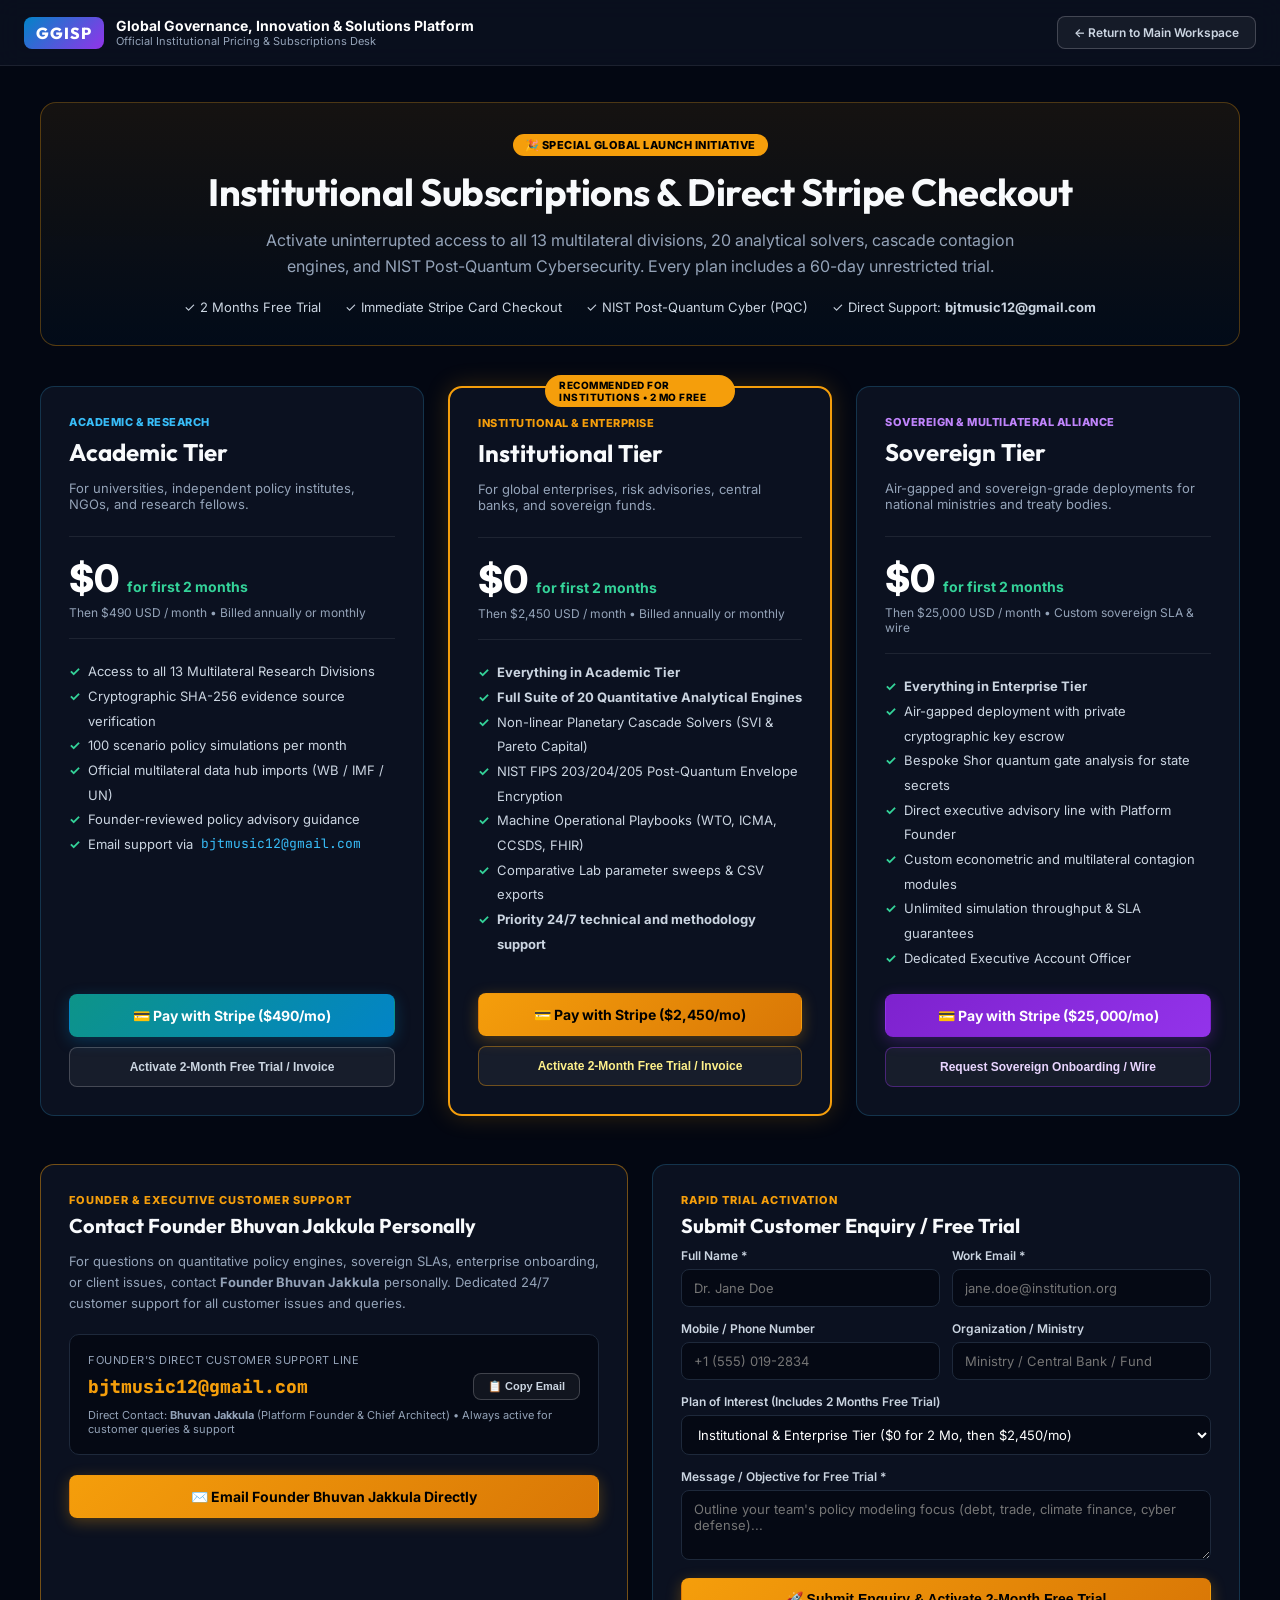
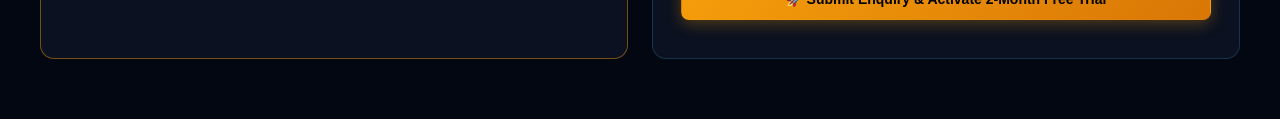
<file: pricing.html>
<!DOCTYPE html>
<html lang="en">
<head>
  <meta charset="UTF-8">
  <meta name="viewport" content="width=device-width, initial-scale=1.0">
  <title>GGISP — Subscriptions, Stripe Payment & Customer Support</title>
  <link rel="preconnect" href="https://fonts.googleapis.com">
  <link rel="preconnect" href="https://fonts.gstatic.com" crossorigin>
  <link href="https://fonts.googleapis.com/css2?family=Inter:wght@400;500;600;700;800&family=Outfit:wght@600;700;800&family=JetBrains+Mono:wght@400;600&display=swap" rel="stylesheet">
  <style>
    :root {
      --bg: #030712;
      --panel: #0b1120;
      --panel-border: rgba(56, 189, 248, 0.2);
      --text: #f8fafc;
      --text-muted: #94a3b8;
      --primary: #0284c7;
      --primary-hover: #0369a1;
      --gold: #f59e0b;
      --gold-hover: #d97706;
      --green: #10b981;
      --purple: #9333ea;
    }
    * { box-sizing: border-box; }
    body {
      margin: 0;
      padding: 0;
      background-color: var(--bg);
      color: var(--text);
      font-family: 'Inter', -apple-system, sans-serif;
      min-height: 100vh;
      display: flex;
      flex-direction: column;
    }
    header {
      background: rgba(11, 17, 32, 0.85);
      backdrop-filter: blur(12px);
      border-bottom: 1px solid rgba(255, 255, 255, 0.08);
      position: sticky;
      top: 0;
      z-index: 100;
      padding: 16px 24px;
      display: flex;
      align-items: center;
      justify-content: space-between;
    }
    .brand {
      display: flex;
      align-items: center;
      gap: 12px;
      text-decoration: none;
      color: #fff;
    }
    .logo-badge {
      background: linear-gradient(135deg, #0284c7, #9333ea);
      font-weight: 800;
      font-family: 'Outfit', sans-serif;
      padding: 6px 12px;
      border-radius: 8px;
      font-size: 16px;
      letter-spacing: 1px;
    }
    .container {
      max-width: 1240px;
      margin: 0 auto;
      padding: 36px 20px 60px 20px;
      flex: 1;
      width: 100%;
    }
    .hero {
      text-align: center;
      padding: 30px 20px;
      margin-bottom: 40px;
      background: linear-gradient(180deg, rgba(245, 158, 11, 0.08) 0%, rgba(2, 132, 199, 0.04) 100%);
      border-radius: 16px;
      border: 1px solid rgba(245, 158, 11, 0.3);
    }
    .badge-pill {
      display: inline-block;
      background: #f59e0b;
      color: #000;
      font-weight: 800;
      font-size: 11px;
      padding: 4px 12px;
      border-radius: 20px;
      letter-spacing: 0.5px;
      margin-bottom: 12px;
    }
    h1 {
      font-family: 'Outfit', sans-serif;
      font-size: 38px;
      margin: 0 0 12px 0;
      letter-spacing: -0.5px;
    }
    .hero-subtitle {
      font-size: 16px;
      color: var(--text-muted);
      max-width: 760px;
      margin: 0 auto 20px auto;
      line-height: 1.6;
    }
    .hero-perks {
      display: flex;
      justify-content: center;
      gap: 24px;
      font-size: 13px;
      color: #cbd5e1;
      flex-wrap: wrap;
    }
    .grid-3 {
      display: grid;
      grid-template-columns: repeat(auto-fit, minmax(320px, 1fr));
      gap: 24px;
      margin-bottom: 48px;
    }
    .card {
      background: var(--panel);
      border: 1px solid var(--panel-border);
      border-radius: 14px;
      padding: 28px;
      display: flex;
      flex-direction: column;
      justify-content: space-between;
      position: relative;
      transition: transform 0.2s, box-shadow 0.2s;
    }
    .card:hover {
      transform: translateY(-4px);
      box-shadow: 0 12px 30px rgba(0, 0, 0, 0.5);
    }
    .card.featured {
      border: 2px solid var(--gold);
      box-shadow: 0 0 25px rgba(245, 158, 11, 0.2);
    }
    .featured-ribbon {
      position: absolute;
      top: -13px;
      left: 50%;
      transform: translateX(-50%);
      background: var(--gold);
      color: #000;
      font-size: 10px;
      font-weight: 800;
      padding: 4px 14px;
      border-radius: 20px;
      letter-spacing: 0.5px;
    }
    .plan-title {
      font-family: 'Outfit', sans-serif;
      font-size: 24px;
      margin: 0 0 6px 0;
    }
    .plan-desc {
      font-size: 13px;
      color: var(--text-muted);
      min-height: 40px;
      margin-bottom: 16px;
    }
    .price-block {
      border-top: 1px solid rgba(255, 255, 255, 0.08);
      border-bottom: 1px solid rgba(255, 255, 255, 0.08);
      padding: 18px 0;
      margin-bottom: 20px;
    }
    .price-row {
      display: flex;
      align-items: baseline;
      gap: 8px;
    }
    .price-zero {
      font-size: 38px;
      font-weight: 800;
      color: #fff;
    }
    .trial-text {
      color: #34d399;
      font-weight: 700;
      font-size: 14px;
    }
    .renewal-text {
      font-size: 12px;
      color: var(--text-muted);
      margin-top: 4px;
    }
    .feature-list {
      list-style: none;
      padding: 0;
      margin: 0 0 24px 0;
      font-size: 13px;
      color: #cbd5e1;
      line-height: 1.9;
    }
    .feature-list li {
      display: flex;
      gap: 8px;
    }
    .check-mark {
      color: #34d399;
      font-weight: 700;
    }
    .btn {
      display: inline-flex;
      align-items: center;
      justify-content: center;
      gap: 8px;
      padding: 12px 18px;
      border-radius: 8px;
      font-size: 14px;
      font-weight: 700;
      text-decoration: none;
      cursor: pointer;
      border: 1px solid transparent;
      transition: all 0.2s;
      width: 100%;
    }
    .btn-stripe-teal {
      background: linear-gradient(135deg, #0d9488, #0284c7);
      color: #fff;
      box-shadow: 0 4px 15px rgba(2, 132, 199, 0.3);
      margin-bottom: 10px;
    }
    .btn-stripe-teal:hover {
      background: linear-gradient(135deg, #0f766e, #0369a1);
    }
    .btn-stripe-gold {
      background: linear-gradient(135deg, #f59e0b, #d97706);
      color: #000;
      box-shadow: 0 4px 15px rgba(245, 158, 11, 0.3);
      margin-bottom: 10px;
    }
    .btn-stripe-gold:hover {
      background: linear-gradient(135deg, #d97706, #b45309);
    }
    .btn-stripe-purple {
      background: linear-gradient(135deg, #7e22ce, #9333ea);
      color: #fff;
      box-shadow: 0 4px 15px rgba(147, 51, 234, 0.3);
      margin-bottom: 10px;
    }
    .btn-stripe-purple:hover {
      background: linear-gradient(135deg, #6b21a8, #7e22ce);
    }
    .btn-secondary {
      background: rgba(255, 255, 255, 0.05);
      border: 1px solid rgba(255, 255, 255, 0.2);
      color: #cbd5e1;
      font-size: 12px;
      font-weight: 600;
    }
    .btn-secondary:hover {
      background: rgba(255, 255, 255, 0.1);
      color: #fff;
    }
    .support-grid {
      display: grid;
      grid-template-columns: 1fr 1fr;
      gap: 24px;
      margin-top: 20px;
    }
    @media (max-width: 860px) {
      .support-grid { grid-template-columns: 1fr; }
      h1 { font-size: 28px; }
    }
    .support-panel {
      background: var(--panel);
      border: 1px solid var(--panel-border);
      border-radius: 14px;
      padding: 28px;
    }
    .form-group {
      margin-bottom: 14px;
    }
    label {
      display: block;
      font-size: 12px;
      font-weight: 600;
      color: #cbd5e1;
      margin-bottom: 6px;
    }
    input, select, textarea {
      width: 100%;
      background: #050914;
      border: 1px solid #1e293b;
      color: #fff;
      padding: 10px 12px;
      border-radius: 8px;
      font-size: 13px;
      font-family: inherit;
    }
    input:focus, select:focus, textarea:focus {
      outline: none;
      border-color: var(--primary);
    }
    .row-2 {
      display: grid;
      grid-template-columns: 1fr 1fr;
      gap: 12px;
    }
    code {
      font-family: 'JetBrains Mono', monospace;
    }
    #notification {
      position: fixed;
      bottom: 24px;
      right: 24px;
      padding: 12px 20px;
      border-radius: 8px;
      font-size: 13px;
      font-weight: 600;
      display: none;
      z-index: 1000;
      box-shadow: 0 8px 24px rgba(0,0,0,0.5);
    }
  </style>
</head>
<body>

<header>
  <a href="/" class="brand">
    <div class="logo-badge">GGISP</div>
    <div>
      <div style="font-weight: 700; font-size: 14px;">Global Governance, Innovation & Solutions Platform</div>
      <div style="font-size: 11px; color: var(--text-muted);">Official Institutional Pricing & Subscriptions Desk</div>
    </div>
  </a>
  <div style="display: flex; gap: 12px; align-items: center;">
    <a href="/" class="btn btn-secondary" style="width: auto; padding: 8px 16px;">
      ← Return to Main Workspace
    </a>
  </div>
</header>

<div class="container">
  <!-- Hero Section -->
  <div class="hero">
    <div class="badge-pill">🎉 SPECIAL GLOBAL LAUNCH INITIATIVE</div>
    <h1>Institutional Subscriptions & Direct Stripe Checkout</h1>
    <p class="hero-subtitle">
      Activate uninterrupted access to all 13 multilateral divisions, 20 analytical solvers, cascade contagion engines, and NIST Post-Quantum Cybersecurity. Every plan includes a 60-day unrestricted trial.
    </p>
    <div class="hero-perks">
      <span>✓ 2 Months Free Trial</span>
      <span>✓ Immediate Stripe Card Checkout</span>
      <span>✓ NIST Post-Quantum Cyber (PQC)</span>
      <span>✓ Direct Support: <b>bjtmusic12@gmail.com</b></span>
    </div>
  </div>

  <!-- Pricing Cards Grid -->
  <div class="grid-3">

    <!-- Plan 1: Academic & Research -->
    <div class="card">
      <div>
        <div style="font-size: 11px; font-weight: 800; color: #38bdf8; letter-spacing: 0.5px; margin-bottom: 8px;">
          ACADEMIC & RESEARCH
        </div>
        <h2 class="plan-title">Academic Tier</h2>
        <p class="plan-desc">For universities, independent policy institutes, NGOs, and research fellows.</p>
        
        <div class="price-block">
          <div class="price-row">
            <span class="price-zero">$0</span>
            <span class="trial-text">for first 2 months</span>
          </div>
          <div class="renewal-text">Then $490 USD / month • Billed annually or monthly</div>
        </div>

        <ul class="feature-list">
          <li><span class="check-mark">✓</span> Access to all 13 Multilateral Research Divisions</li>
          <li><span class="check-mark">✓</span> Cryptographic SHA-256 evidence source verification</li>
          <li><span class="check-mark">✓</span> 100 scenario policy simulations per month</li>
          <li><span class="check-mark">✓</span> Official multilateral data hub imports (WB / IMF / UN)</li>
          <li><span class="check-mark">✓</span> Founder-reviewed policy advisory guidance</li>
          <li><span class="check-mark">✓</span> Email support via <code style="color:#38bdf8;">bjtmusic12@gmail.com</code></li>
        </ul>
      </div>

      <div>
        <a href="https://buy.stripe.com/test_28E14f26D7mt5BfbSvcjS0y" target="_blank" rel="noopener noreferrer" class="btn btn-stripe-teal">
          💳 Pay with Stripe ($490/mo)
        </a>
        <button class="btn btn-secondary select-plan-btn" data-plan="academic">
          Activate 2-Month Free Trial / Invoice
        </button>
      </div>
    </div>

    <!-- Plan 2: Institutional & Enterprise (Featured) -->
    <div class="card featured">
      <div class="featured-ribbon">RECOMMENDED FOR INSTITUTIONS • 2 MO FREE</div>
      <div>
        <div style="font-size: 11px; font-weight: 800; color: var(--gold); letter-spacing: 0.5px; margin-bottom: 8px;">
          INSTITUTIONAL & ENTERPRISE
        </div>
        <h2 class="plan-title">Institutional Tier</h2>
        <p class="plan-desc">For global enterprises, risk advisories, central banks, and sovereign funds.</p>
        
        <div class="price-block">
          <div class="price-row">
            <span class="price-zero">$0</span>
            <span class="trial-text">for first 2 months</span>
          </div>
          <div class="renewal-text">Then $2,450 USD / month • Billed annually or monthly</div>
        </div>

        <ul class="feature-list">
          <li><span class="check-mark">✓</span> <b>Everything in Academic Tier</b></li>
          <li><span class="check-mark">✓</span> <b>Full Suite of 20 Quantitative Analytical Engines</b></li>
          <li><span class="check-mark">✓</span> Non-linear Planetary Cascade Solvers (SVI & Pareto Capital)</li>
          <li><span class="check-mark">✓</span> NIST FIPS 203/204/205 Post-Quantum Envelope Encryption</li>
          <li><span class="check-mark">✓</span> Machine Operational Playbooks (WTO, ICMA, CCSDS, FHIR)</li>
          <li><span class="check-mark">✓</span> Comparative Lab parameter sweeps & CSV exports</li>
          <li><span class="check-mark">✓</span> <b>Priority 24/7 technical and methodology support</b></li>
        </ul>
      </div>

      <div>
        <a href="https://buy.stripe.com/test_7sY4gr6mT0Y5fbP2hVcjS0z" target="_blank" rel="noopener noreferrer" class="btn btn-stripe-gold">
          💳 Pay with Stripe ($2,450/mo)
        </a>
        <button class="btn btn-secondary select-plan-btn" data-plan="enterprise" style="border-color: rgba(245, 158, 11, 0.4); color: #fef08a;">
          Activate 2-Month Free Trial / Invoice
        </button>
      </div>
    </div>

    <!-- Plan 3: Sovereign & Multilateral Alliance -->
    <div class="card">
      <div>
        <div style="font-size: 11px; font-weight: 800; color: #c084fc; letter-spacing: 0.5px; margin-bottom: 8px;">
          SOVEREIGN & MULTILATERAL ALLIANCE
        </div>
        <h2 class="plan-title">Sovereign Tier</h2>
        <p class="plan-desc">Air-gapped and sovereign-grade deployments for national ministries and treaty bodies.</p>
        
        <div class="price-block">
          <div class="price-row">
            <span class="price-zero">$0</span>
            <span class="trial-text">for first 2 months</span>
          </div>
          <div class="renewal-text">Then $25,000 USD / month • Custom sovereign SLA & wire</div>
        </div>

        <ul class="feature-list">
          <li><span class="check-mark">✓</span> <b>Everything in Enterprise Tier</b></li>
          <li><span class="check-mark">✓</span> Air-gapped deployment with private cryptographic key escrow</li>
          <li><span class="check-mark">✓</span> Bespoke Shor quantum gate analysis for state secrets</li>
          <li><span class="check-mark">✓</span> Direct executive advisory line with Platform Founder</li>
          <li><span class="check-mark">✓</span> Custom econometric and multilateral contagion modules</li>
          <li><span class="check-mark">✓</span> Unlimited simulation throughput & SLA guarantees</li>
          <li><span class="check-mark">✓</span> Dedicated Executive Account Officer</li>
        </ul>
      </div>

      <div>
        <a href="https://buy.stripe.com/test_3cI9AL7qX2290gV2hVcjS0A" target="_blank" rel="noopener noreferrer" class="btn btn-stripe-purple">
          💳 Pay with Stripe ($25,000/mo)
        </a>
        <button class="btn btn-secondary select-plan-btn" data-plan="sovereign" style="border-color: rgba(147, 51, 234, 0.4); color: #e9d5ff;">
          Request Sovereign Onboarding / Wire
        </button>
      </div>
    </div>

  </div>

  <!-- Customer Support & Direct Enquiry Form -->
  <div class="support-grid">

    <!-- Direct Support Desk Card -->
    <div class="support-panel" style="border-color: rgba(245, 158, 11, 0.45);">
      <div style="font-size: 11px; font-weight: 800; color: var(--gold); letter-spacing: 1px; margin-bottom: 6px;">
        FOUNDER & EXECUTIVE CUSTOMER SUPPORT
      </div>
      <h3 style="font-size: 20px; margin: 0 0 10px 0; font-family: 'Outfit', sans-serif;">
        Contact Founder Bhuvan Jakkula Personally
      </h3>
      <p style="font-size: 13px; color: var(--text-muted); line-height: 1.6; margin-bottom: 20px;">
        For questions on quantitative policy engines, sovereign SLAs, enterprise onboarding, or client issues, contact <b>Founder Bhuvan Jakkula</b> personally. Dedicated 24/7 customer support for all customer issues and queries.
      </p>

      <div style="background: #050914; border: 1px solid #1e293b; border-radius: 10px; padding: 18px; margin-bottom: 20px;">
        <div style="font-size: 11px; text-transform: uppercase; color: var(--text-muted); letter-spacing: 0.5px; margin-bottom: 6px;">
          FOUNDER'S DIRECT CUSTOMER SUPPORT LINE
        </div>
        <div style="display: flex; align-items: center; justify-content: space-between; flex-wrap: wrap; gap: 8px;">
          <code style="font-size: 18px; color: var(--gold); font-weight: 800;">bjtmusic12@gmail.com</code>
          <button id="btnCopyEmail" class="btn btn-secondary" style="width: auto; padding: 6px 14px; font-size: 11px;">
            📋 Copy Email
          </button>
        </div>
        <div style="font-size: 11px; color: #94a3b8; margin-top: 8px;">
          Direct Contact: <b>Bhuvan Jakkula</b> (Platform Founder & Chief Architect) • Always active for customer queries & support
        </div>
      </div>

      <a href="mailto:bjtmusic12@gmail.com?subject=GGISP%20Platform%20Query%20to%20Founder%20Bhuvan%20Jakkula" class="btn btn-stripe-gold" style="text-decoration:none;">
        ✉️ Email Founder Bhuvan Jakkula Directly
      </a>
    </div>

    <!-- Customer Enquiry Form -->
    <div class="support-panel" id="enquiryFormSection">
      <div style="font-size: 11px; font-weight: 800; color: var(--gold); letter-spacing: 1px; margin-bottom: 6px;">
        RAPID TRIAL ACTIVATION
      </div>
      <h3 style="font-size: 20px; margin: 0 0 10px 0; font-family: 'Outfit', sans-serif;">
        Submit Customer Enquiry / Free Trial
      </h3>
      <form id="pricingEnquiryForm">
        <div class="row-2">
          <div class="form-group">
            <label>Full Name *</label>
            <input type="text" id="formFullName" placeholder="Dr. Jane Doe" required>
          </div>
          <div class="form-group">
            <label>Work Email *</label>
            <input type="email" id="formEmail" placeholder="jane.doe@institution.org" required>
          </div>
        </div>

        <div class="row-2">
          <div class="form-group">
            <label>Mobile / Phone Number</label>
            <input type="tel" id="formMobile" placeholder="+1 (555) 019-2834">
          </div>
          <div class="form-group">
            <label>Organization / Ministry</label>
            <input type="text" id="formOrg" placeholder="Ministry / Central Bank / Fund">
          </div>
        </div>

        <div class="form-group">
          <label>Plan of Interest (Includes 2 Months Free Trial)</label>
          <select id="formPlan">
            <option value="enterprise">Institutional & Enterprise Tier ($0 for 2 Mo, then $2,450/mo)</option>
            <option value="academic">Academic & Research Tier ($0 for 2 Mo, then $490/mo)</option>
            <option value="sovereign">Sovereign & Multilateral Alliance ($0 for 2 Mo, then $25,000/mo)</option>
          </select>
        </div>

        <div class="form-group">
          <label>Message / Objective for Free Trial *</label>
          <textarea id="formMessage" rows="3" placeholder="Outline your team's policy modeling focus (debt, trade, climate finance, cyber defense)..." required></textarea>
        </div>

        <button type="submit" class="btn btn-stripe-gold" id="btnSubmitForm">
          🚀 Submit Enquiry & Activate 2-Month Free Trial
        </button>
      </form>
      <div id="formResult" style="display: none; margin-top: 14px; padding: 12px; border-radius: 8px; font-size: 13px;"></div>
    </div>

  </div>

</div>

<div id="notification"></div>

<script>
const $ = id => document.getElementById(id);

function notify(msg, type = 'success') {
  const el = $('notification');
  el.textContent = msg;
  el.style.display = 'block';
  el.style.background = type === 'success' ? '#10b981' : '#f43f5e';
  el.style.color = '#fff';
  setTimeout(() => { el.style.display = 'none'; }, 4000);
}

// Copy support email
$('btnCopyEmail')?.addEventListener('click', () => {
  const email = 'bjtmusic12@gmail.com';
  if (navigator.clipboard && navigator.clipboard.writeText) {
    navigator.clipboard.writeText(email).then(() => {
      notify('Support email (' + email + ') copied to clipboard!');
    }).catch(() => {
      prompt('Copy customer support email:', email);
    });
  } else {
    prompt('Copy customer support email:', email);
  }
});

// Select plan buttons scroll to form
document.querySelectorAll('.select-plan-btn').forEach(btn => {
  btn.addEventListener('click', () => {
    const plan = btn.dataset.plan;
    const sel = $('formPlan');
    if (sel && plan) {
      if (plan.includes('academic')) sel.value = 'academic';
      else if (plan.includes('sovereign')) sel.value = 'sovereign';
      else sel.value = 'enterprise';
    }
    $('enquiryFormSection')?.scrollIntoView({ behavior: 'smooth' });
    $('formFullName')?.focus();
    notify('Selected plan: ' + plan + ' (2-Month Free Trial included)', 'success');
  });
});

// Submit enquiry form
$('pricingEnquiryForm')?.addEventListener('submit', async (e) => {
  e.preventDefault();
  const btn = $('btnSubmitForm');
  btn.disabled = true;
  btn.textContent = 'Submitting Enquiry…';
  const resEl = $('formResult');
  resEl.style.display = 'none';

  try {
    const payload = {
      full_name: $('formFullName').value.trim(),
      email: $('formEmail').value.trim(),
      mobile_number: $('formMobile').value.trim(),
      organization: $('formOrg').value.trim(),
      selected_plan: $('formPlan').value,
      message: $('formMessage').value.trim()
    };

    let apiUrl = '/api/pricing/enquiries';
    if (window.location.protocol === 'file:') {
      apiUrl = 'http://127.0.0.1:8000' + apiUrl;
    }

    const resp = await fetch(apiUrl, {
      method: 'POST',
      headers: { 'Content-Type': 'application/json' },
      body: JSON.stringify(payload)
    });

    const data = await resp.json();
    if (!resp.ok) {
      throw new Error(data.detail || 'Failed to submit enquiry');
    }

    resEl.style.display = 'block';
    resEl.style.background = 'rgba(16, 185, 129, 0.15)';
    resEl.style.border = '1px solid #10b981';
    resEl.style.color = '#a7f3d0';
    resEl.innerHTML = `
      <b>✅ ENQUIRY RECEIVED & 2-MONTH TRIAL ACTIVATED:</b><br>
      ${data.message}<br>
      <div style="margin-top:6px; font-size:11px; color:#cbd5e1;">
        Support Desk: <code>${data.support_email}</code> | Confirmation Ticket: #${data.enquiry_id}
      </div>
    `;

    notify('Enquiry submitted successfully! Ticket #' + data.enquiry_id, 'success');
    $('pricingEnquiryForm').reset();
  } catch (err) {
    resEl.style.display = 'block';
    resEl.style.background = 'rgba(244, 63, 94, 0.15)';
    resEl.style.border = '1px solid #f43f5e';
    resEl.style.color = '#fecdd3';
    resEl.innerHTML = `<b>Submission Failed:</b> ${err.message}`;
    notify('Error: ' + err.message, 'error');
  } finally {
    btn.disabled = false;
    btn.textContent = '🚀 Submit Enquiry & Activate 2-Month Free Trial';
  }
});
</script>
</body>
</html>
</file>
